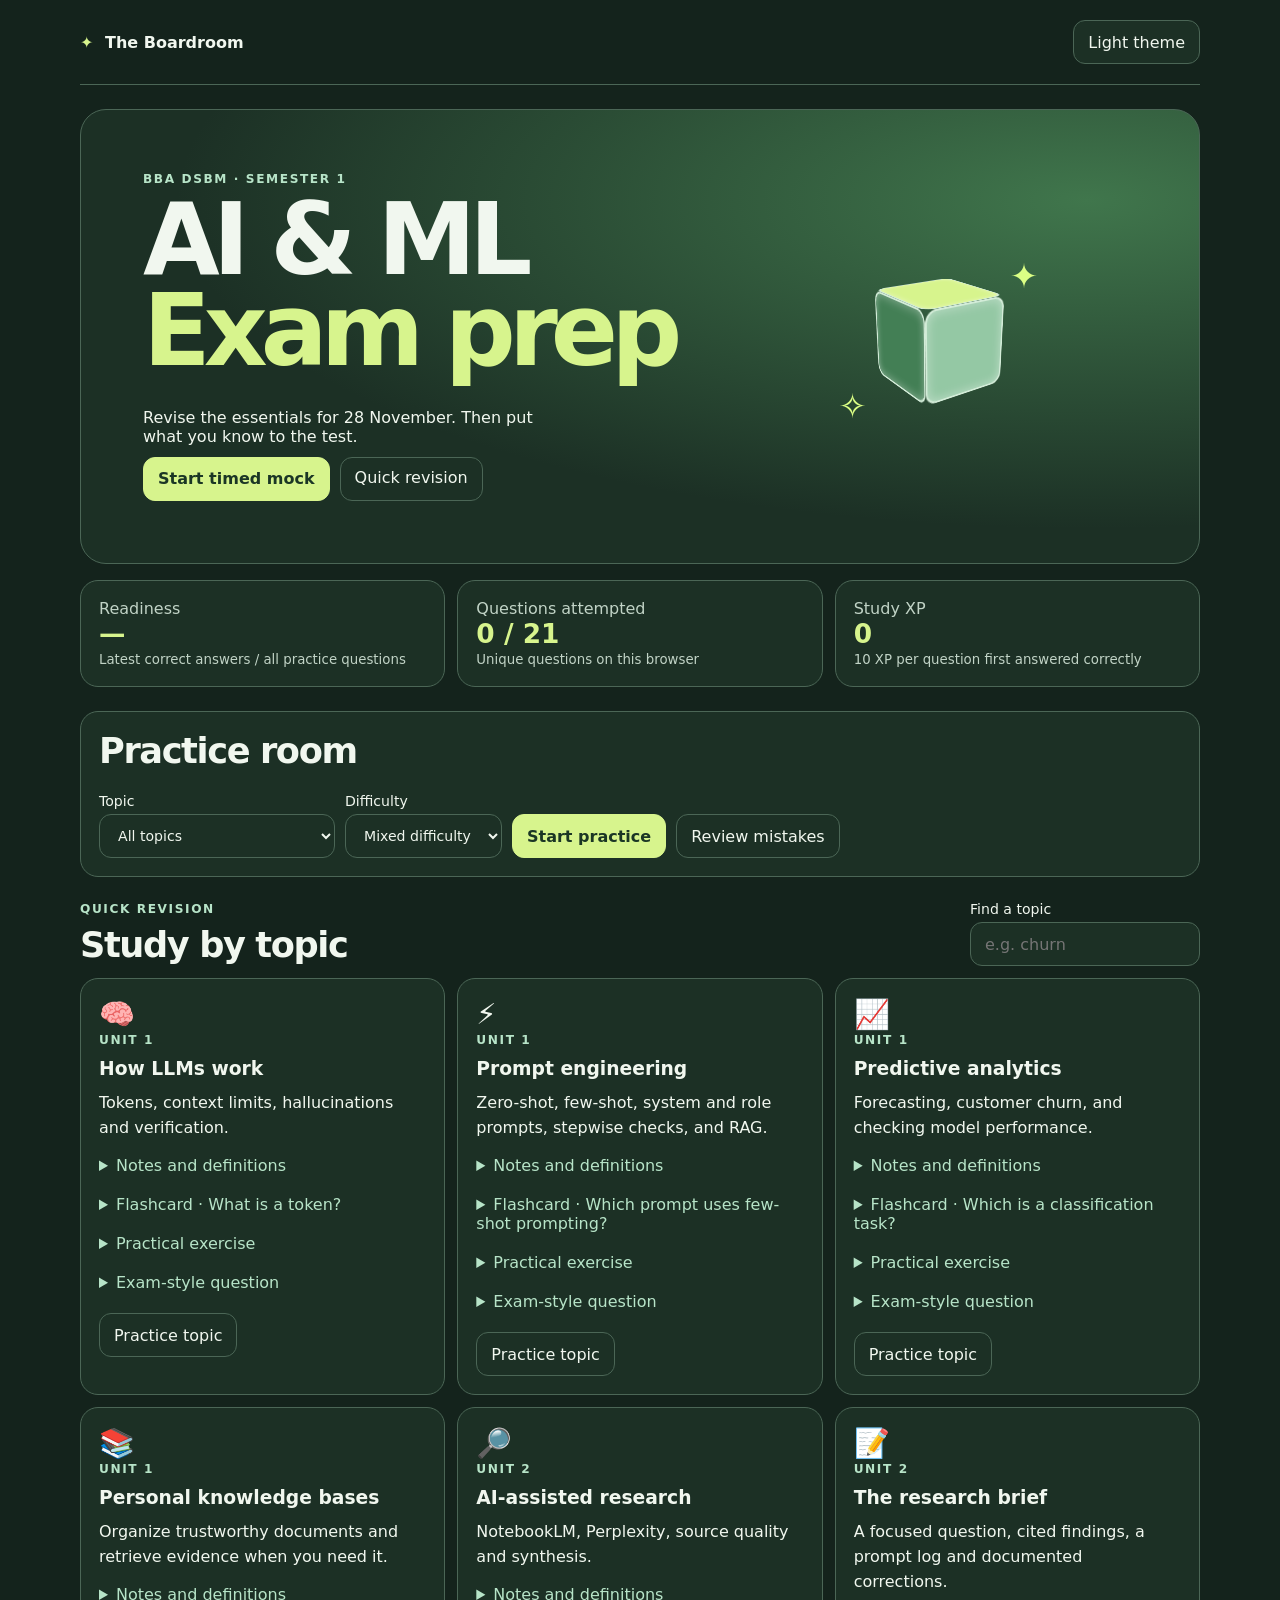
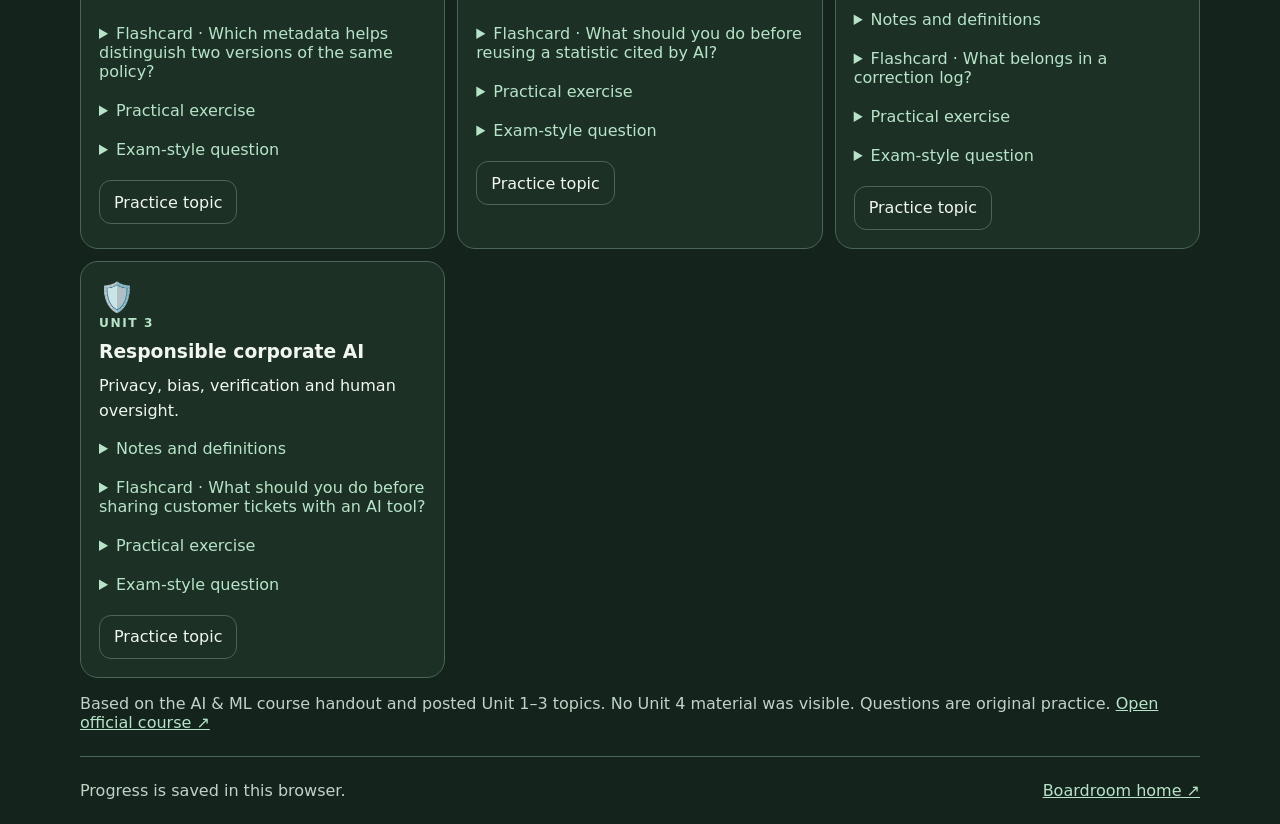
<file: AI-ML-Exam-Prep.html>
<!doctype html>
<html lang="en">
<head><meta charset="utf-8"><meta name="viewport" content="width=device-width, initial-scale=1"><title>The Boardroom · AI &amp; ML Exam Prep</title><style>:root{color-scheme:dark;--bg:#100e20;--surface:#1c1931;--ink:#f9f5ff;--muted:#c2b9d5;--accent:#d5ff77;--on-accent:#202b0c;--line:#51466e;--violet:#c8a8ff;font-family:system-ui,sans-serif;scroll-behavior:smooth}
:root[data-theme=light]{color-scheme:light;--bg:#f4efff;--surface:#fff;--ink:#211635;--muted:#524665;--accent:#354b13;--on-accent:#fff;--line:#c5b8dc;--violet:#693ba6}
*{box-sizing:border-box} [hidden]{display:none!important}body{margin:0;background:var(--bg);color:var(--ink)}header,main,footer{width:min(1120px,calc(100% - 32px));margin:auto}header,footer,.section-head{display:flex;align-items:center;justify-content:space-between;gap:16px;flex-wrap:wrap}header{padding:20px 0;border-bottom:1px solid var(--line)}footer{padding:24px 0;color:var(--muted);border-top:1px solid var(--line)}a{color:var(--violet)}.brand{color:var(--ink);text-decoration:none;font-weight:800}.brand span{color:var(--accent);margin-right:6px}.skip{position:absolute;left:1rem;top:-10rem}.skip:focus{top:1rem;background:var(--surface);z-index:2}button,.button,select,input{font:inherit;color:var(--ink);background:var(--surface);border:1px solid var(--line);border-radius:12px;padding:10px 14px;min-height:44px;max-width:100%}button,.button,summary{cursor:pointer}.button{text-decoration:none}button:hover,.button:hover{border-color:var(--violet)}:focus-visible{outline:3px solid var(--violet);outline-offset:3px}.primary{background:var(--accent);color:var(--on-accent);font-weight:800;border-color:var(--accent)}.hero{position:relative;overflow:hidden;margin:24px 0 16px;padding:clamp(22px,6vw,62px);background:radial-gradient(ellipse at 85% 45%,#5c3886,transparent 58%),var(--surface);border:1px solid var(--line);border-radius:26px;display:grid;grid-template-columns:3fr 2fr;align-items:center;min-height:330px}.hero p{max-width:40ch}.eyebrow{font-size:.76rem;font-weight:800;letter-spacing:.13em;color:var(--violet)}h1,h2,h3,p{margin:0 0 .65em}h1{font-size:clamp(2.6rem,8vw,6.2rem);line-height:.92;letter-spacing:-.07em;margin-bottom:.32em}h1 em{color:var(--accent);font-style:normal}h2{font-size:clamp(1.55rem,4vw,2.2rem);letter-spacing:-.04em}.actions,form{display:flex;gap:10px;flex-wrap:wrap;align-items:end}.orbit{justify-self:center;width:200px;height:180px;display:grid;place-items:center;position:relative;perspective:450px}.orbit span{position:absolute;color:#dbff85;font-size:34px;top:10px;right:0}.orbit span:last-child{top:auto;right:auto;bottom:0;left:0}.cube{width:90px;height:90px;position:relative;transform-style:preserve-3d;animation:float 6s ease-in-out infinite;transform:rotateX(-20deg) rotateY(35deg)}.cube i{position:absolute;inset:0;border:2px solid #e7d8ff;border-radius:12px;background:linear-gradient(135deg,#e2bcff,#7351bd);transform:translateZ(45px);box-shadow:inset 0 0 12px #ffffff66}.cube i:nth-child(2){transform:rotateY(-90deg) translateZ(45px);background:#8868d9}.cube i:nth-child(3){transform:rotateX(90deg) translateZ(45px);background:#d6ff8b}@keyframes float{50%{transform:translateY(-13px) rotateX(-32deg) rotateY(55deg)}}.stats,#cards{display:grid;grid-template-columns:repeat(3,minmax(0,1fr));gap:12px}.stats div,.panel,article{background:var(--surface);border:1px solid var(--line);border-radius:18px;padding:18px}.stats strong{display:block;font-size:1.65rem;color:var(--accent)}small,.source,.stats span{color:var(--muted)}.panel,#topics{margin:24px 0}label{display:grid;gap:5px;font-size:.88rem}.topic-icon{font-size:1.8rem}.section-head{margin-bottom:12px}.section-head h2{margin-bottom:0}article p{line-height:1.55}details{margin:10px 0}summary{color:var(--violet);padding:5px 0}details p{margin:.5em 0}article button{margin-top:6px}.source{margin-top:16px}.question{margin-top:18px;border-top:1px solid var(--line);padding-top:18px}.options{display:grid;gap:8px;margin:12px 0}.options label{display:flex;align-items:center;gap:10px;border:1px solid var(--line);border-radius:10px;padding:8px}.options input{min-height:auto}.options input:checked + span{font-weight:700}.feedback{padding:10px;background:var(--bg);border-radius:10px}.time{font-variant-numeric:tabular-nums;color:var(--accent)}@media(max-width:760px){.stats,#cards{grid-template-columns:repeat(2,minmax(0,1fr))}.orbit{width:125px}}@media(max-width:480px){.hero{grid-template-columns:1fr;min-height:auto}.orbit{display:none}.stats,#cards{grid-template-columns:1fr}form label{width:100%}}@media(prefers-reduced-motion:reduce){*,*::before,*::after{animation:none!important;scroll-behavior:auto!important}}

:root{--bg:#14231c;--surface:#1c3025;--ink:#f1f7ef;--muted:#c1d3c6;--accent:#d7f48d;--on-accent:#1b3625;--line:#4b6656;--violet:#b7e4c8}
:root[data-theme=light]{--bg:#f5f4ed;--surface:#fffefa;--ink:#202c24;--muted:#56645a;--accent:#205139;--on-accent:#fff;--line:#c7d4ca;--violet:#286146}
.hero{background:radial-gradient(ellipse at 90% 20%,#40764c,transparent 64%),var(--surface)}
.cube i{background:#94c8a4;border-color:#d3ecd8}.cube i:nth-child(2){background:#437f55}.cube i:nth-child(3){background:#d7f48d}
.section-head input{font-size:16px;width:100%}
.options label{min-height:48px;font-size:1rem}
@media(max-width:480px){
  header,main,footer{width:calc(100% - 24px)}
  .hero{padding:18px;margin-top:14px}
  .actions{display:grid;grid-template-columns:minmax(0,1fr)}
  .actions>a{text-align:center}
  .stats{grid-template-columns:repeat(2,minmax(0,1fr));gap:8px}
  .stats div{padding:11px}
  .stats div:first-child{grid-column:1/-1}
  #setup{display:grid;grid-template-columns:minmax(0,1fr) minmax(0,1fr);align-items:stretch}
  #setup label{grid-column:1/-1}
  #setup :is(select,button){width:100%;padding-inline:9px}
  .section-head label{width:100%}
}
</style></head>
<body>
<a class="skip" href="#main">Skip to content</a>
<header><a class="brand" href="#"><span aria-hidden="true">✦</span> The Boardroom</a><button id="theme" type="button">Light theme</button></header>
<main id="main">
<section class="hero"><div><p class="eyebrow">BBA DSBM · SEMESTER 1</p><h1>AI &amp; ML<br><em>Exam prep</em></h1><p>Revise the essentials for 28 November. Then put what you know to the test.</p><div class="actions"><button class="primary" id="mock">Start timed mock</button><a class="button" href="#topics">Quick revision</a></div></div><div class="orbit" aria-hidden="true"><div class="cube"><i></i><i></i><i></i></div><span>✦</span><span>✧</span></div></section>
<section class="stats" aria-label="Practice progress"><div><span>Readiness</span><strong id="readiness">—</strong><small>Latest correct answers / all practice questions</small></div><div><span>Questions attempted</span><strong id="coverage">—</strong><small>Unique questions on this browser</small></div><div><span>Study XP</span><strong id="xp">0</strong><small>10 XP per question first answered correctly</small></div></section>
<section class="panel" id="practice" tabindex="-1"><h2>Practice room</h2><form id="setup"><label>Topic<select name="topic"><option value="all">All topics</option></select></label><label>Difficulty<select name="difficulty"><option value="all">Mixed difficulty</option><option>Easy</option><option>Medium</option><option>Hard</option></select></label><button class="primary">Start practice</button><button type="button" id="mistakes">Review mistakes</button></form><div id="session"></div></section>
<section id="topics"><div class="section-head"><div><p class="eyebrow">QUICK REVISION</p><h2>Study by topic</h2></div><label>Find a topic<input id="search" type="search" placeholder="e.g. churn"></label></div><div id="cards"></div><p id="empty" hidden>No topics match that search.</p><p class="source">Based on the AI &amp; ML course handout and posted Unit 1–3 topics. No Unit 4 material was visible. Questions are original practice. <a href="https://culms.chitkara.edu.in/d2l/home/9296">Open official course ↗</a></p></section>
</main><footer><span>Progress is saved in this browser.</span><a href="./">Boardroom home ↗</a></footer>
<script>
window.examTopics = [
  {
    unit: 1, title: "How LLMs work", icon: "🧠",
    summary: "Tokens, context limits, hallucinations and verification.",
    notes: "An LLM repeatedly predicts a plausible next token given its current context. A token is a chunk of text. The context window is the amount of text the model can consider for a request, including instructions and other provided material. Training shapes the model’s parameters. Providing a document at inference time instead makes text available for that request. A hallucination is a plausible but unsupported or incorrect output. Ground claims in relevant source text, independently check important details, and ask for uncertainty when evidence is missing.",
    exercise: "Give the model two invented product-return policies with different dates. Ask which applies to a specific purchase. Verify the date and cite the exact policy sentence.",
    written: "Explain how a finite context window and next-token prediction can lead to an incorrect business answer. Propose two controls and explain the role of each.",
    rubric: "Define both terms, distinguish missing evidence from a fabricated answer, and connect retrieval and verification to specific failure modes.",
    questions: [
      ["Easy","What is a token?","A chunk of text processed by the model","A verified source","A training run","A complete sentence in every case","Common words may be one token, but longer words can be split into several."],
      ["Medium","A model loses track of a rule buried in a long conversation. What should you try first?","Supply the relevant rule and evidence concisely","Tell it to use a larger training set","Treat its answer as verified","Ask for a more confident tone","Putting the relevant information in the current request reduces dependence on distant context."],
      ["Hard","Two assistants give the same unsourced market statistic. What is the strongest check?","Trace the number to its original report and check its definition and date","Accept the agreement as independent corroboration","Vote for the answer with the most detail","Ask both models to repeat the number","Models can repeat the same error. Inspect the source and verify that it supports the exact claim."]
    ]
  },
  {
    unit: 1, title: "Prompt engineering", icon: "⚡",
    summary: "Zero-shot, few-shot, system and role prompts, stepwise checks, and RAG.",
    notes: "Zero-shot prompting gives an instruction without worked examples. Few-shot prompting provides examples that demonstrate the expected input-output mapping. A system prompt supplies standing instructions in a configured assistant, while a role prompt specifies the perspective or audience. For numerical cases, request a short calculation, assumptions and checks you can inspect. RAG retrieves relevant material and supplies it as context. You can use a zero-shot prompt with retrieved evidence because examples and retrieval solve different problems.",
    exercise: "Write a zero-shot prompt that classifies a complaint as billing, delivery or product. Add two labeled examples and an ambiguity rule. Compare the results on a new complaint.",
    written: "Design a reusable assistant for answering returns-policy questions. Explain which decisions belong in the system prompt, the user prompt, and retrieval.",
    rubric: "Give standing rules, a specific request, an evidence-first retrieval step and a response for missing policy evidence.",
    questions: [
      ["Easy","Which prompt uses few-shot prompting?","One with worked input-output examples","One with a company job title only","One with a word limit only","One that omits the task","Few-shot examples demonstrate the pattern to apply to new inputs."],
      ["Medium","Where should a support assistant’s standing rule to cite the policy go?","In its system instructions","In the score field","In its training data only","In the end user’s nickname","A system instruction expresses behavior that should apply across requests."],
      ["Hard","Can a zero-shot prompt use RAG?","Yes. It can supply retrieved evidence without worked examples.","No. Retrieval always adds demonstrations.","No. Retrieval changes model weights.","Yes, but only if it omits the retrieved text.","Zero-shot describes the absence of demonstrations. RAG describes the use of retrieved evidence."]
    ]
  },
  {
    unit: 1, title: "Predictive analytics", icon: "📈",
    summary: "Forecasting, customer churn, and checking model performance.",
    notes: "Predictive analytics uses historical patterns to estimate future outcomes. Churn prediction is classification when the outcome is leave or stay. Estimating future revenue is regression when the target is numeric. Define the prediction date and target window. Use only features available at prediction time to avoid leakage. With rare churn, examine precision and recall alongside accuracy. Choose your threshold based on how costly missed churn and unnecessary outreach are.",
    exercise: "For 100 subscribers, 10 churned. The model flagged 8 and 6 of those churned. Calculate precision (6/8 = 75%) and recall (6/10 = 60%). Explain which matters more if outreach is cheap.",
    written: "Sketch a churn model for a telecom business. Specify target, eligible features, split, evaluation and how a manager would use the scores.",
    rubric: "Define a future churn window, exclude post-outcome fields, evaluate on later data and connect threshold choice to outreach cost.",
    questions: [
      ["Easy","Which is a classification task?","Predict whether a customer will churn","Estimate next month’s revenue","Measure the exact bill amount","Calculate average tenure","Churn has category labels. Revenue and bill amount are numeric quantities."],
      ["Medium","Which feature causes leakage when predicting tomorrow’s churn?","The cancellation timestamp recorded after the prediction date","Tenure measured today","Last month’s spend","Number of prior support requests","The cancellation timestamp contains information the model could not have at prediction time."],
      ["Hard","A model finds 9 of 12 churners and flags 15 customers in total. What are precision and recall?","60% precision and 75% recall","75% precision and 60% recall","60% precision and 60% recall","75% precision and 75% recall","Precision is 9/15 of flagged customers. Recall is 9/12 of actual churners."]
    ]
  },
  {
    unit: 2, title: "AI-assisted research", icon: "🔎",
    summary: "NotebookLM, Perplexity, source quality and synthesis.",
    notes: "Use a source-grounded notebook to ask questions about uploaded material and compare claims across documents. Use citation-enabled search to discover additional sources. Open every source you rely on. Check who published it, when, how the estimate was obtained, what geography it covers and whether the source supports the claim. Synthesis organizes findings by question and explains disagreements in definitions, methods or scope.",
    exercise: "Compare two Indian EV adoption reports. Record year, geography, vehicle category, denominator and data source before comparing any percentages.",
    written: "Explain how you would combine NotebookLM and citation-enabled search for an Indian EV industry question and resolve a discrepancy between two estimates.",
    rubric: "Cover discovery, close reading, source-quality checks, definition and date alignment, and a defensible synthesis.",
    questions: [
      ["Easy","What should you do before reusing a statistic cited by AI?","Open the source and check its evidence","Cite only the assistant","Assume a URL proves the number","Round the number to remove uncertainty","A real URL can be irrelevant or misrepresented. Verify the source itself."],
      ["Medium","What makes two EV adoption figures directly comparable?","Comparable dates, populations and denominators","Both reports use the term EV","Both reports are PDFs","Both figures have one decimal place","Different periods or underlying populations can explain apparently contradictory estimates."],
      ["Hard","A company press release claims rapid adoption. Which synthesis is strongest?","Report its scope and compare with independent registrations data","Treat the press release as a neutral industry total","Discard every company source automatically","Average the company claim with any industry statistic","Use the press release for its specific claim and compare against an independent source with known scope."]
    ]
  },
  {
    unit: 2, title: "The research brief", icon: "📝",
    summary: "A focused question, cited findings, a prompt log and documented corrections.",
    notes: "A useful brief states a decision-relevant question, defines scope, synthesizes evidence, discusses limitations, and gives a conclusion proportional to that evidence. Document the prompts that materially affected your analysis, significant corrections you made, and where the evidence comes from. In peer review, ask whether each key claim can be traced and whether the recommendation follows from the findings.",
    exercise: "Draft a one-page brief outline on electric two-wheeler adoption in one Indian state. Add a claim-evidence table and a place to record one AI error and its correction.",
    written: "Outline a cited industry brief for a manager. Explain how a prompt log and a correction log help a reviewer assess the work.",
    rubric: "Include scope, findings, source quality, limitations and conclusion. Explain what each log makes auditable.",
    questions: [
      ["Easy","What belongs in a correction log?","A material error and the evidence used to correct it","Only the final title","Every private conversation","A list of all browser tabs","The log helps a reviewer see what changed and why."],
      ["Medium","Which research question is most focused?","How did electric two-wheeler registrations change in Punjab from 2023 to 2025?","What is the future of all transport?","How does technology change everything?","Is AI good?","A place, vehicle category, metric and date range make the question answerable."],
      ["Hard","A brief’s conclusion makes a nationwide claim from one city’s data. What revision is best?","Limit the claim to that city or gather evidence that supports broader coverage","Remove all citations","Add a confident executive summary","Convert the numbers into a prettier chart","Match the breadth of your claim to the evidence available."]
    ]
  },
  {
    unit: 3, title: "Responsible corporate AI", icon: "🛡️",
    summary: "Privacy, bias, verification and human oversight.",
    notes: "Before using an AI tool for corporate work, identify what data it would receive, what decisions the output would affect, and who can review the result. Use approved tools and minimize sensitive inputs. Test for systematic differences across relevant groups. Keep humans accountable for high-impact decisions and verify important outputs against primary records.",
    exercise: "A support team wants to summarize tickets with AI. List which fields can be removed, what the reviewer should check, and who should handle exceptions.",
    written: "A manager proposes using AI to prioritize refund requests. Describe three risks and a specific control for each.",
    rubric: "Connect privacy to data minimization, fairness to subgroup checks, and erroneous decisions to human review and escalation.",
    questions: [
      ["Easy","What should you do before sharing customer tickets with an AI tool?","Use an approved tool and minimize sensitive data","Paste the full records into any tool","Send customer credentials for better context","Assume consent because the tool is popular","Limit data exposure and follow your organization’s approved process."],
      ["Medium","Overall accuracy looks high. What could reveal a fairness problem?","Compare error rates across relevant groups","Sort the dashboard alphabetically","Increase the output word count","Replace all human review with a threshold","Aggregate accuracy can hide systematic differences across groups."],
      ["Hard","What control best addresses serious errors in an AI-assisted refund workflow?","Review high-impact and uncertain cases with a documented escalation path","Give the model final authority on all cases","Increase the confidence wording","Delete the evidence trail","Human review and an auditable escalation path catch consequential errors and clarify responsibility."]
    ]
  }
];

window.examTopics.push({
  unit: 1, title: "Personal knowledge bases", icon: "📚",
  summary: "Organize trustworthy documents and retrieve evidence when you need it.",
  notes: "A knowledge base is a maintained collection of documents that can answer recurring questions. Keep the source, date and owner with each document. Split long documents into chunks with enough context to interpret each passage. Retrieval finds relevant chunks, which the model can use to draft and cite an answer. Check whether the retrieved passage is current and whether it actually supports the answer. Restrict access to sensitive documents and remove obsolete versions from routine retrieval.",
  exercise: "Build a mini knowledge base with two fictional sales policy documents dated six months apart. Ask which policy applies today and check that the answer cites the current version.",
  written: "Explain how you would build a knowledge base for a sales team and test whether it returns accurate answers as policies change.",
  rubric: "Describe document selection, provenance, retrieval, stale versions, access and testing with known-answer questions.",
  questions: [
    ["Easy","Which metadata helps distinguish two versions of the same policy?","The effective date and version","The background color","The number of paragraphs","The file icon","Dates and version labels show which policy applies to the situation."],
    ["Medium","A retrieved excerpt leaves out a crucial exception. What is the best next step?","Retrieve the surrounding section and verify the exception","Increase the confidence of the answer","Use the excerpt as the whole policy","Remove the citation","The surrounding passage may contain conditions that change the answer."],
    ["Hard","How would you test a knowledge base after a policy revision?","Use known-answer cases around the effective date and inspect the cited passages","Measure only response speed","Run one question with no expected answer","Check whether the citations look formatted correctly","Date-bound cases verify whether retrieval and answer generation use the right version."]
  ]
});

"use strict";
const byId = id => document.getElementById(id);
const topics = window.examTopics;
const questions = topics.flatMap((topic, topicId) => topic.questions.map(([difficulty, prompt, answer, ...rest], index) => ({
  id: topicId + "-" + index, topicId, difficulty, prompt, answer,
  options: [answer, ...rest.slice(0, 3)], explanation: rest[3]
})));
const storageKey = "boardroom2-exam-v1";
let progress = {};
try { progress = JSON.parse(localStorage.getItem(storageKey)) || {}; } catch {}
let session;
let timer;
const setup = byId("setup");
const area = byId("session");
const save = () => {
  try { localStorage.setItem(storageKey, JSON.stringify(progress)); }
  catch { document.querySelector("footer span").textContent = "Browser storage is unavailable. Progress lasts for this visit."; }
};
function updateStats() {
  const attempted = questions.filter(q => progress[q.id]);
  byId("coverage").textContent = attempted.length + " / " + questions.length;
  byId("readiness").textContent = attempted.length ? Math.round(100 * attempted.filter(q => progress[q.id].correct).length / questions.length) + "%" : "—";
  byId("xp").textContent = attempted.filter(q => progress[q.id].earned).length * 10;
}
function shuffled(items) {
  const result = [...items];
  for (let i = result.length - 1; i > 0; i--) {
    const j = Math.floor(Math.random() * (i + 1));
    [result[i], result[j]] = [result[j], result[i]];
  }
  return result;
}
function begin(items, mode) {
  clearInterval(timer);
  byId("practice").scrollIntoView();
  if (!items.length) {
    area.innerHTML = '<p class="question" role="status">No questions to review yet.</p>';
    return;
  }
  session = {mode, items: shuffled(items), index: 0, results: [], deadline: mode === "mock" ? Date.now() + 12 * 60000 : null};
  setup.hidden = true;
  byId("mock").disabled = true;
  render();
  if (session.deadline) {
    tick();
    timer = setInterval(tick, 250);
  }
}
function tick() {
  const remaining = Math.max(0, Math.ceil((session.deadline - Date.now()) / 1000));
  if (!remaining) { finish(true); return; }
  byId("clock").textContent = Math.floor(remaining / 60) + ":" + String(remaining % 60).padStart(2, "0");
}
function record(q, selection) {
  const correct = q.answer === selection;
  progress[q.id] = {correct, earned: correct || Boolean(progress[q.id]?.earned)};
  session.results.push({q, selection, correct});
  save();
  updateStats();
}
function cancel() {
  clearInterval(timer);
  session = null;
  area.replaceChildren();
  setup.hidden = false;
  byId("mock").disabled = false;
  setup.querySelector("select").focus();
}
function advance() {
  session.index++;
  if (session.index === session.items.length) finish();
  else render();
}
function render() {
  const q = session.items[session.index];
  area.innerHTML = '<div class="question"><p>Question ' + (session.index + 1) + ' of ' + session.items.length + ' · ' + q.difficulty + ' <strong class="time" id="clock"></strong></p><h3 tabindex="-1">' + q.prompt + '</h3><form id="answer"><div class="options" role="group" aria-label="Answer options"></div><button class="primary">Submit answer</button><button type="button" id="exit">End session</button></form><div id="feedback"></div></div>';
  const options = shuffled(q.options);
  options.forEach((option, index) => {
    const label = document.createElement("label");
    label.innerHTML = '<input type="radio" name="choice" required><span></span>';
    label.firstChild.value = index;
    label.lastChild.textContent = option;
    area.querySelector(".options").append(label);
  });
  byId("exit").onclick = () => finish();
  byId("answer").onsubmit = event => {
    event.preventDefault();
    if (session.deadline && Date.now() >= session.deadline) { finish(true); return; }
    record(q, options[new FormData(event.target).get("choice")]);
    if (session.mode === "mock") { advance(); return; }
    const result = session.results.at(-1);
    event.target.hidden = true;
    byId("feedback").innerHTML = '<p class="feedback" role="status"><strong>' + (result.correct ? "Correct." : "Correct answer: " + q.answer + ".") + '</strong> ' + q.explanation + '</p><button class="primary" id="next">Continue</button> <button id="stop">End session</button>';
    byId("next").onclick = advance;
    byId("stop").onclick = () => finish();
    byId("next").focus();
  };
  area.querySelector("h3").focus({preventScroll:true});
  if (session.deadline) tick();
}
function finish(expired = false) {
  clearInterval(timer);
  const {mode, results, items} = session;
  const correct = results.filter(result => result.correct).length;
  const denominator = mode === "mock" ? items.length : results.length;
  const weakest = topics.map((topic, topicId) => {
    const attempted = questions.filter(q => q.topicId === topicId && progress[q.id]);
    return {topic, attempted: attempted.length, incorrect: attempted.filter(q => !progress[q.id].correct).length};
  }).filter(row => row.incorrect).sort((a, b) => b.incorrect / b.attempted - a.incorrect / a.attempted);
  area.innerHTML = '<div class="question"><h3 tabindex="-1">' + (expired ? "Time’s up" : "Session results") + '</h3><p>' + correct + ' / ' + denominator + ' correct · ' + (items.length - results.length) + ' unanswered.</p>' + (weakest.length ? '<p>Revisit ' + weakest.map(row => row.topic.title).join(", ") + '.</p>' : "") + '<button class="primary" id="retry">Try again</button> <button id="done">Back to practice</button><div id="review"></div></div>';
  const review = byId("review");
  for (const {q, selection, correct: right} of results) {
    const detail = document.createElement("details");
    const summary = document.createElement("summary");
    summary.textContent = (right ? "Correct · " : "Review · ") + q.prompt;
    const explanation = document.createElement("p");
    explanation.textContent = "Your answer: " + selection + ". Correct answer: " + q.answer + ". " + q.explanation;
    detail.append(summary, explanation);
    review.append(detail);
  }
  byId("retry").onclick = () => begin(items, mode);
  byId("done").onclick = cancel;
  area.querySelector("h3").focus({preventScroll:true});
}
setup.onsubmit = event => {
  event.preventDefault();
  const {topic, difficulty} = Object.fromEntries(new FormData(setup));
  begin(questions.filter(q => (topic === "all" || q.topicId === Number(topic)) && (difficulty === "all" || difficulty === q.difficulty)), "practice");
};
byId("mock").onclick = () => begin(questions, "mock");
byId("mistakes").onclick = () => begin(questions.filter(q => progress[q.id] && !progress[q.id].correct), "practice");
const search = byId("search");
topics.map((topic, topicId) => ({topic, topicId})).sort((a, b) => a.topic.unit - b.topic.unit).forEach(({topic, topicId}) => {
  setup.elements.topic.add(new Option(topic.title, topicId));
  const card = document.createElement("article");
  card.dataset.search = Object.values(topic).slice(0, 8).join(" ").toLowerCase();
  card.innerHTML = '<span class="topic-icon" aria-hidden="true">' + topic.icon + '</span><p class="eyebrow">UNIT ' + topic.unit + '</p><h3>' + topic.title + '</h3><p>' + topic.summary + '</p><details><summary>Notes and definitions</summary><p>' + topic.notes + '</p></details><details><summary>Flashcard · ' + topic.questions[0][1] + '</summary><p>' + topic.questions[0][2] + '. ' + topic.questions[0][6] + '</p></details><details><summary>Practical exercise</summary><p>' + topic.exercise + '</p></details><details><summary>Exam-style question</summary><p>' + topic.written + '</p><details><summary>Marking points</summary><p>' + topic.rubric + '</p></details></details><button type="button">Practice topic</button>';
  if ("speechSynthesis" in window) {
    const listen = document.createElement("button");
    listen.type = "button";
    listen.textContent = "Read notes aloud";
    listen.onclick = () => {
      if (speechSynthesis.speaking) { speechSynthesis.cancel(); return; }
      speechSynthesis.speak(new SpeechSynthesisUtterance(topic.notes));
    };
    card.querySelector("details").append(listen);
  }
  card.querySelector("article > button").onclick = () => {
    if (setup.hidden) { byId("practice").scrollIntoView(); area.querySelector("h3").focus(); return; }
    begin(questions.filter(q => q.topicId === topicId), "practice");
  };
  byId("cards").append(card);
});
search.oninput = () => {
  let visible = 0;
  for (const card of byId("cards").children) {
    card.hidden = !card.dataset.search.includes(search.value.trim().toLowerCase());
    visible += Number(!card.hidden);
  }
  byId("empty").hidden = visible > 0;
};
function theme(value) {
  document.documentElement.dataset.theme = value;
  byId("theme").textContent = value === "dark" ? "Light theme" : "Dark theme";
}
try { theme(localStorage.getItem("boardroom2-theme") === "light" ? "light" : "dark"); } catch { theme("dark"); }
byId("theme").onclick = () => {
  const value = document.documentElement.dataset.theme === "dark" ? "light" : "dark";
  theme(value);
  try { localStorage.setItem("boardroom2-theme", value); } catch {}
};
updateStats();
</script></body></html>
</file>
